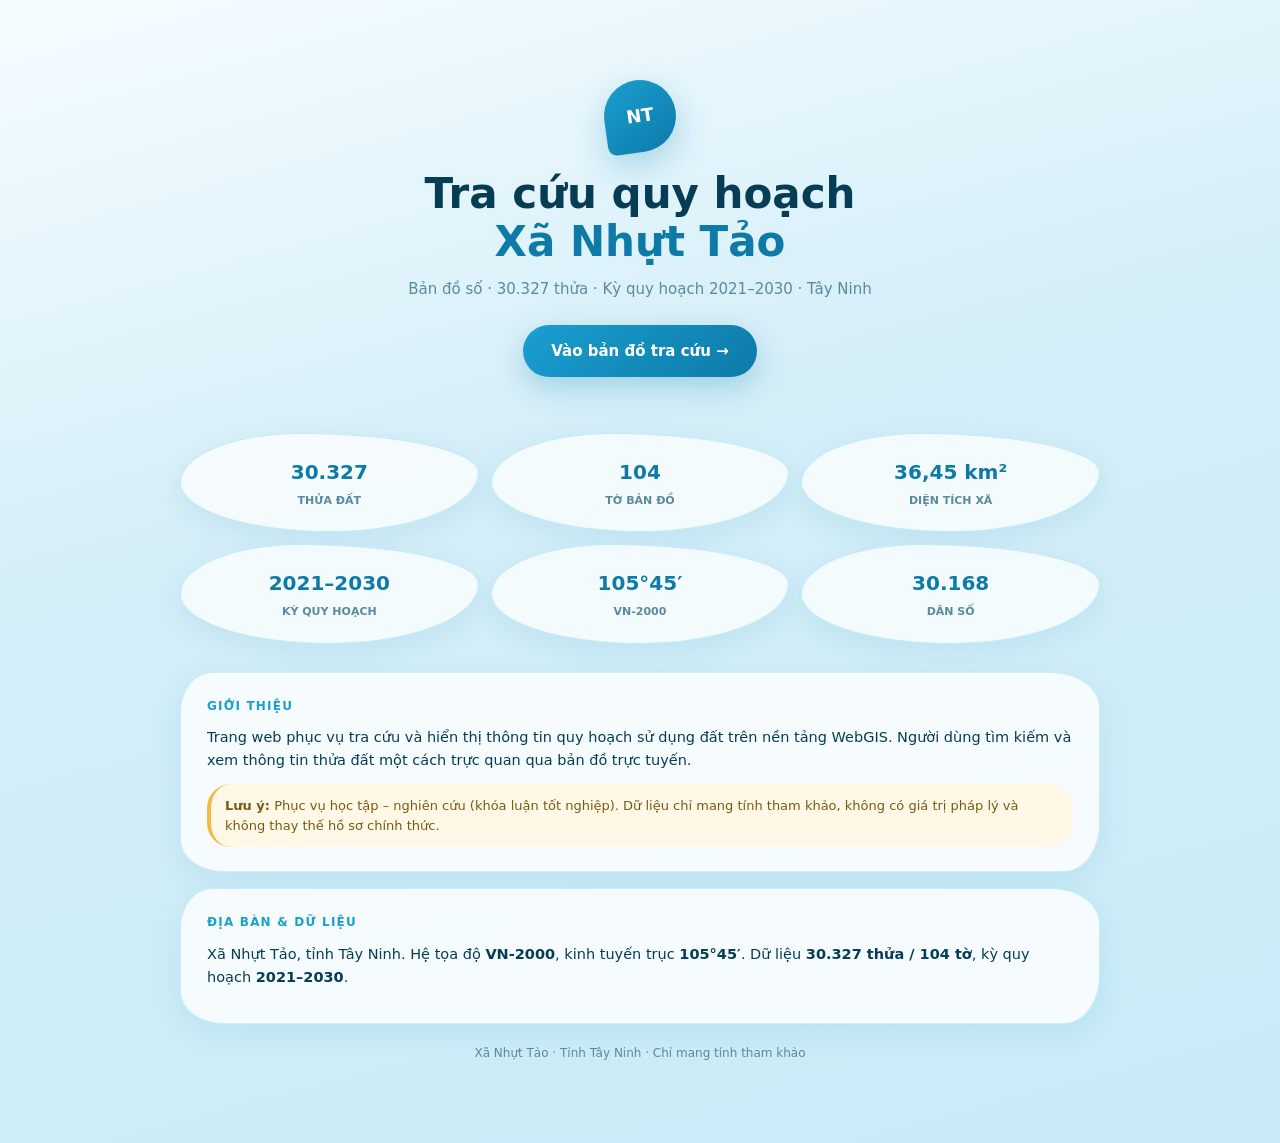
<file: index.html>
<!DOCTYPE html>
<html lang="vi">
<head>
  <meta charset="UTF-8">
  <meta name="viewport" content="width=device-width, initial-scale=1">
  <meta name="description" content="WebGIS tra cứu quy hoạch sử dụng đất Xã Nhựt Tảo, Tỉnh Tây Ninh">
  <meta http-equiv="Content-Security-Policy" content="default-src 'self'; style-src 'self' 'unsafe-inline'; img-src 'self' data:; font-src 'self'; frame-ancestors 'none'; base-uri 'self'">
  <title>Nhựt Tảo WebGIS</title>
  <style>
    :root {
      --water: #d4eef8;
      --water-2: #d0effa;
      --blue: #1a9fd1;
      --blue-deep: #0d7aa8;
      --ink: #063d54;
      --muted: #5a8a9e;
      --foam: #ffffff;
      --font: system-ui, -apple-system, "Segoe UI", Roboto, Arial, sans-serif;
    }
    *, *::before, *::after { box-sizing: border-box; margin: 0; padding: 0; }
    body {
      font-family: var(--font);
      color: var(--ink);
      min-height: 100vh;
      background: linear-gradient(165deg, #f5fcff 0%, #d4eef8 40%, #c8ebf7 100%);
      line-height: 1.6;
    }
    .page { max-width: 960px; margin: 0 auto; padding: 40px 20px 80px; }
    .hero { text-align: center; padding: 40px 12px 28px; }
    .drop {
      width: 72px; height: 72px; margin: 0 auto 18px;
      border-radius: 50% 50% 50% 12%;
      background: linear-gradient(145deg, var(--blue), var(--blue-deep));
      color: #fff; display: grid; place-items: center;
      font-weight: 900; font-size: 18px;
      box-shadow: 0 12px 32px rgba(26, 142, 184, 0.3);
      transform: rotate(-8deg);
    }
    .hero h1 {
      font-size: clamp(28px, 5vw, 42px);
      font-weight: 800; line-height: 1.15; margin-bottom: 10px;
    }
    .hero h1 span { color: var(--blue-deep); }
    .hero p { color: var(--muted); font-size: 15px; max-width: 480px; margin: 0 auto 24px; }
    .cta {
      display: inline-flex; align-items: center; gap: 8px;
      background: linear-gradient(135deg, var(--blue), var(--blue-deep));
      color: #fff; font-weight: 800; font-size: 15px;
      padding: 14px 28px; border-radius: 999px; text-decoration: none;
      box-shadow: 0 10px 28px rgba(26, 142, 184, 0.3);
    }
    .cta:hover { filter: brightness(1.05); }
    .stats {
      display: grid; grid-template-columns: repeat(3, 1fr); gap: 12px;
      margin: 28px 0;
    }
    .stat {
      background: rgba(255,255,255,0.75);
      border: 1px solid rgba(59,184,224,0.25);
      border-radius: 40% 60% 50% 50% / 50% 40% 60% 50%;
      padding: 22px 12px; text-align: center;
      box-shadow: 0 8px 24px rgba(26,142,184,0.1);
    }
    .stat .v { font-size: 20px; font-weight: 800; color: var(--blue-deep); }
    .stat .l { font-size: 11px; font-weight: 600; color: var(--muted); text-transform: uppercase; margin-top: 4px; }
    .card {
      background: rgba(255,255,255,0.8);
      border: 1px solid rgba(59,184,224,0.22);
      border-radius: 32px 48px 36px 44px / 40px 36px 48px 32px;
      padding: 24px 26px; margin-bottom: 16px;
      box-shadow: 0 8px 28px rgba(26,142,184,0.1);
    }
    .card h2 {
      font-size: 12px; font-weight: 800; letter-spacing: 0.1em;
      text-transform: uppercase; color: var(--blue); margin-bottom: 10px;
    }
    .card p { font-size: 14.5px; color: var(--ink); margin-bottom: 10px; }
    .note {
      margin-top: 12px; padding: 12px 14px;
      border-radius: 24px;
      background: #fff8e6;
      border-left: 4px solid #f5b942;
      font-size: 13px; color: #7a5a12; line-height: 1.5;
    }
    footer { text-align: center; color: var(--muted); font-size: 12px; margin-top: 20px; }
    @media (max-width: 600px) {
      .stats { grid-template-columns: 1fr 1fr; }
    }
  </style>
</head>
<body>
  <div class="page">
    <header class="hero">
      <div class="drop">NT</div>
      <h1>Tra cứu quy hoạch<br><span>Xã Nhựt Tảo</span></h1>
      <p>Bản đồ số · 30.327 thửa · Kỳ quy hoạch 2021–2030 · Tây Ninh</p>
      <a class="cta" href="map.html">Vào bản đồ tra cứu →</a>
    </header>

    <div class="stats">
      <div class="stat"><div class="v">30.327</div><div class="l">Thửa đất</div></div>
      <div class="stat"><div class="v">104</div><div class="l">Tờ bản đồ</div></div>
      <div class="stat"><div class="v">36,45 km²</div><div class="l">Diện tích xã</div></div>
      <div class="stat"><div class="v">2021–2030</div><div class="l">Kỳ quy hoạch</div></div>
      <div class="stat"><div class="v">105°45′</div><div class="l">VN-2000</div></div>
      <div class="stat"><div class="v">30.168</div><div class="l">Dân số</div></div>
    </div>

    <section class="card">
      <h2>Giới thiệu</h2>
      <p>Trang web phục vụ tra cứu và hiển thị thông tin quy hoạch sử dụng đất trên nền tảng WebGIS. Người dùng tìm kiếm và xem thông tin thửa đất một cách trực quan qua bản đồ trực tuyến.</p>
      <div class="note"><strong>Lưu ý:</strong> Phục vụ học tập – nghiên cứu (khóa luận tốt nghiệp). Dữ liệu chỉ mang tính tham khảo, không có giá trị pháp lý và không thay thế hồ sơ chính thức.</div>
    </section>

    <section class="card">
      <h2>Địa bàn &amp; dữ liệu</h2>
      <p>Xã Nhựt Tảo, tỉnh Tây Ninh. Hệ tọa độ <strong>VN-2000</strong>, kinh tuyến trục <strong>105°45′</strong>. Dữ liệu <strong>30.327 thửa / 104 tờ</strong>, kỳ quy hoạch <strong>2021–2030</strong>.</p>
    </section>

    <footer>Xã Nhựt Tảo · Tỉnh Tây Ninh · Chỉ mang tính tham khảo</footer>
  </div>
</body>
</html>
</file>
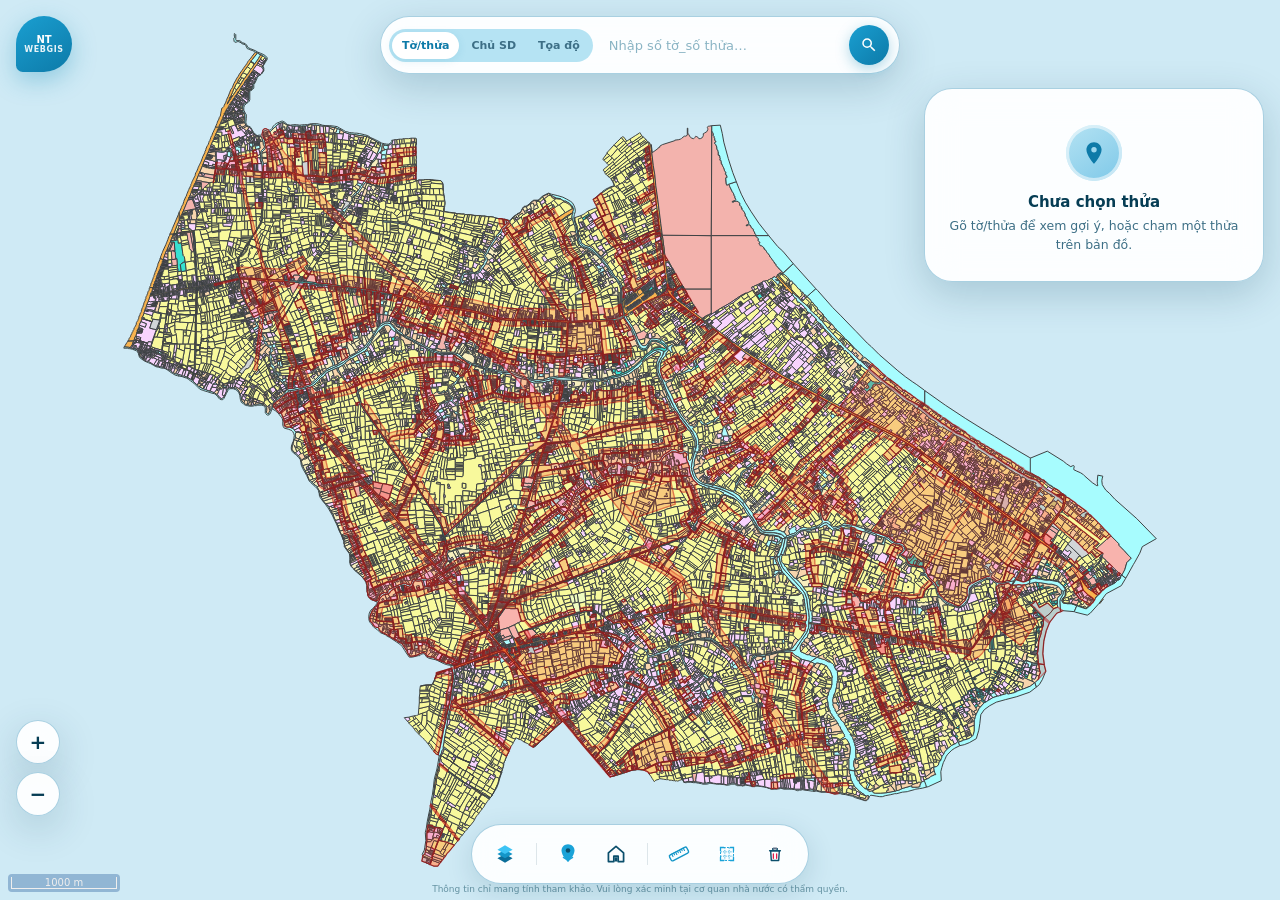
<file: map.html>
<!DOCTYPE html>
<html lang="vi">
<head>
  <meta charset="UTF-8">
  <meta http-equiv="X-UA-Compatible" content="IE=edge">
  <meta name="viewport" content="width=device-width, initial-scale=1, maximum-scale=1, user-scalable=no">
  <meta name="description" content="Tra cứu thửa đất & quy hoạch Xã Nhựt Tảo, Tây Ninh">
  <meta http-equiv="Content-Security-Policy" content="default-src 'self'; script-src 'self'; style-src 'self' 'unsafe-inline'; img-src 'self' data: https://mt1.google.com https://*.basemaps.cartocdn.com; connect-src 'self'; font-src 'self'; frame-ancestors 'none'; base-uri 'self'; form-action 'self'">
  <meta http-equiv="X-Content-Type-Options" content="nosniff">
  <title>WebGIS · Nhựt Tảo</title>
  <link rel="stylesheet" href="lib/ol.css">
  <link rel="stylesheet" href="css/style.css">
</head>
<body>
  <div id="app">
    <div id="map" role="application" aria-label="Bản đồ thửa đất"></div>

    <div id="loading" class="loading-overlay">
      <div class="spinner"></div>
      <div class="loading-brand">Nhựt Tảo</div>
      <div>Đang tải dữ liệu thửa đất…</div>
    </div>

    <div id="toast" class="toast" role="status"></div>

    <a class="logo-badge" href="index.html" title="Về trang giới thiệu">
      NT
      <span>WebGIS</span>
    </a>

    <!-- Top search capsule -->
    <div class="search-bar" id="sidebar">
      <div class="search-bar-row">
        <div class="tabs">
          <button type="button" class="active" data-tab="tothua">Tờ/thửa</button>
          <button type="button" data-tab="owner">Chủ SD</button>
          <button type="button" data-tab="coord">Tọa độ</button>
        </div>
        <div class="search-fields">
          <div class="search-box active" id="search-tothua">
            <input type="text" id="inp-tothua" maxlength="30" autocomplete="off" placeholder="Nhập số tờ_số thửa…">
          </div>
          <div class="search-box" id="search-owner" style="display:none">
            <input type="text" id="inp-owner" maxlength="80" autocomplete="off" placeholder="Tên chủ sử dụng…">
          </div>
          <div class="search-extra" id="search-coord">
            <input type="text" id="inp-x" inputmode="decimal" maxlength="20" autocomplete="off" placeholder="X (kinh độ)">
            <input type="text" id="inp-y" inputmode="decimal" maxlength="20" autocomplete="off" placeholder="Y (vĩ độ)">
          </div>
        </div>
        <button type="button" class="btn-search" id="btn-search-go" title="Tìm kiếm" aria-label="Tìm kiếm">
          <svg viewBox="0 0 24 24"><path d="M15.5 14h-.79l-.28-.27A6.47 6.47 0 0016 9.5 6.5 6.5 0 109.5 16c1.61 0 3.09-.59 4.23-1.57l.27.28v.79l5 4.99L20.49 19l-4.99-5zm-6 0C7.01 14 5 11.99 5 9.5S7.01 5 9.5 5 14 7.01 14 9.5 11.99 14 9.5 14z"/></svg>
        </button>
      </div>
      <div id="suggest-tothua" class="suggest-list"></div>
      <div id="suggest-owner" class="suggest-list"></div>
    </div>

    <!-- Một khung thông tin gọn -->
    <div class="info-panel">
      <div class="info-card">
        <div id="empty-state" class="empty-state">
          <div class="empty-icon">
            <svg viewBox="0 0 24 24"><path d="M12 2C8.13 2 5 5.13 5 9c0 5.25 7 13 7 13s7-7.75 7-13c0-3.87-3.13-7-7-7zm0 9.5a2.5 2.5 0 110-5 2.5 2.5 0 010 5z"/></svg>
          </div>
          <h2>Chưa chọn thửa</h2>
          <p>Gõ tờ/thửa để xem gợi ý, hoặc chạm một thửa trên bản đồ.</p>
        </div>

        <div id="info-content" class="info-content">
          <div id="block-thua" class="info-section"></div>
          <div id="block-ratio" class="info-section ratio-section" style="display:none"></div>
          <div id="block-qh" class="info-section"></div>
          <div class="info-actions">
            <button type="button" id="btn-copy" disabled>
              <svg viewBox="0 0 24 24"><path d="M16 1H4c-1.1 0-2 .9-2 2v14h2V3h12V1zm3 4H8c-1.1 0-2 .9-2 2v14c0 1.1.9 2 2 2h11c1.1 0 2-.9 2-2V7c0-1.1-.9-2-2-2zm0 16H8V7h11v14z"/></svg>
              Sao chép
            </button>
            <button type="button" id="btn-direction" disabled>
              <svg viewBox="0 0 24 24"><path d="M21.71 11.29l-9-9a.996.996 0 00-1.41 0l-9 9a.996.996 0 000 1.41l9 9c.39.39 1.02.39 1.41 0l9-9a.996.996 0 000-1.41zM14 14.5V12h-4v3H8v-4c0-.55.45-1 1-1h5V7.5l3.5 3.5-3.5 3.5z"/></svg>
              Chỉ đường
            </button>
          </div>
        </div>
      </div>
    </div>

    <!-- Bottom tool dock — icon style theo bộ minh họa -->
    <div class="toolbar" role="toolbar" aria-label="Công cụ bản đồ">
      <!-- Nhóm: Lớp -->
      <button type="button" class="tool-btn" id="btn-layers" title="Lớp &amp; nền bản đồ" aria-label="Lớp bản đồ">
        <svg viewBox="0 0 48 48" aria-hidden="true" class="icon-color">
          <path fill="#0B6E99" d="M10 32l14 8 14-8-14-8-14 8z"/>
          <path fill="#1496C8" d="M10 24l14 8 14-8-14-8-14 8z"/>
          <path fill="#3DC4F5" d="M10 16l14 8 14-8-14-8-14 8z"/>
        </svg>
      </button>

      <span class="tool-sep" aria-hidden="true"></span>

      <!-- Nhóm: Định vị / Reset -->
      <button type="button" class="tool-btn" id="btn-locate" title="Định vị GPS" aria-label="Định vị GPS">
        <svg viewBox="0 0 48 48" aria-hidden="true" class="icon-color">
          <path fill="#1AA3D8" d="M24 6c-6.6 0-12 5.2-12 11.6 0 8.7 10.2 19.6 11.1 20.5a1.3 1.3 0 0 0 1.8 0C25.8 37.2 36 26.3 36 17.6 36 11.2 30.6 6 24 6z"/>
          <circle fill="#0B4F6C" cx="24" cy="17.5" r="4.2"/>
          <path fill="none" stroke="#1AA3D8" stroke-width="2.4" stroke-linecap="round" d="M15.5 30.5c2.6 2.2 5.4 3.4 8.5 3.4s5.9-1.2 8.5-3.4"/>
        </svg>
      </button>
      <button type="button" class="tool-btn" id="btn-reset" title="Về phạm vi mặc định" aria-label="Reset bản đồ">
        <svg viewBox="0 0 48 48" aria-hidden="true" class="icon-color">
          <path fill="none" stroke="#0B4F6C" stroke-width="3.2" stroke-linejoin="round" stroke-linecap="round"
            d="M10 22 L24 10 L38 22 V38 H28 V28 H20 V38 H10 Z"/>
          <rect x="21.5" y="30" width="5" height="8" rx="1" fill="#0B4F6C"/>
        </svg>
      </button>

      <span class="tool-sep" aria-hidden="true"></span>

      <!-- Nhóm: Đo đạc -->
      <button type="button" class="tool-btn" id="btn-measure-line" data-tool="LineString" title="Đo khoảng cách" aria-label="Đo khoảng cách">
        <svg viewBox="0 0 48 48" aria-hidden="true" class="icon-color">
          <g transform="rotate(-28 24 24)">
            <rect x="6" y="18" width="36" height="12" rx="3" fill="none" stroke="#1496C8" stroke-width="2.6"/>
            <path stroke="#1496C8" stroke-width="2" stroke-linecap="round" d="M12 18v5M16 18v3.5M20 18v5M24 18v3.5M28 18v5M32 18v3.5M36 18v5"/>
          </g>
        </svg>
      </button>
      <button type="button" class="tool-btn" id="btn-measure-area" data-tool="Polygon" title="Đo diện tích" aria-label="Đo diện tích">
        <svg viewBox="0 0 48 48" aria-hidden="true" class="icon-color">
          <rect x="12" y="12" width="24" height="24" fill="none" stroke="#1AA3D8" stroke-width="1.8" stroke-dasharray="3.5 2.5"/>
          <path fill="none" stroke="#1AA3D8" stroke-width="2.4" stroke-linecap="round"
            d="M12 18V12h6M30 12h6v6M36 30v6h-6M18 36H12v-6"/>
          <path stroke="#1AA3D8" stroke-width="1.4" stroke-dasharray="2.5 2" d="M20 12v24M28 12v24M12 20h24M12 28h24"/>
        </svg>
      </button>
      <button type="button" class="tool-btn tool-btn-danger" id="btn-measure-clear" title="Xóa đo đạc" aria-label="Xóa đo đạc">
        <svg viewBox="0 0 48 48" aria-hidden="true" class="icon-color">
          <path fill="none" stroke="#0B4F6C" stroke-width="2.6" stroke-linejoin="round"
            d="M16 18h16l-1.2 18H17.2L16 18z"/>
          <path fill="none" stroke="#0B4F6C" stroke-width="2.6" stroke-linecap="round"
            d="M14 18h20M20 18V14h8v4"/>
          <path stroke="#E11D48" stroke-width="2.4" stroke-linecap="round" d="M21 24v8M27 24v8"/>
          <rect x="20" y="12" width="8" height="3" rx="1" fill="#64748B"/>
        </svg>
      </button>
    </div>

    <div id="layer-popover" class="layer-popover">
      <h3>Lớp dữ liệu</h3>
      <div class="layer-row">
        <input type="checkbox" id="chk-parcel" checked>
        <label for="chk-parcel">Thửa đất</label>
        <input type="range" id="opacity-parcel" min="0" max="100" value="85" aria-label="Độ mờ thửa">
      </div>
      <div class="layer-row" style="margin-top:10px">
        <input type="checkbox" id="chk-planning" checked>
        <label for="chk-planning">Quy hoạch</label>
        <input type="range" id="opacity-planning" min="0" max="100" value="55" aria-label="Độ mờ QH">
      </div>
      <h3 style="margin-top:12px">Tờ bản đồ</h3>
      <div class="sheet-tools">
        <button type="button" id="btn-sheet-all">Chọn tất cả</button>
        <button type="button" id="btn-sheet-none">Bỏ chọn</button>
      </div>
      <input type="text" id="sheet-filter" placeholder="Lọc số tờ…" maxlength="10" autocomplete="off">
      <div id="sheet-list"></div>
      <h3 style="margin-top:12px">Nền bản đồ</h3>
      <div class="basemap-row">
        <button type="button" class="active" data-base="satellite">Vệ tinh</button>
        <button type="button" data-base="street">Đường phố</button>
        <button type="button" data-base="terrain">Địa hình</button>
      </div>
    </div>

    <div class="zoom-cluster">
      <button type="button" id="btn-zoom-in" aria-label="Phóng to">+</button>
      <button type="button" id="btn-zoom-out" aria-label="Thu nhỏ">−</button>
    </div>

    <div id="coord-hud" class="coord-hud" aria-live="polite"></div>
    <div id="measure-result" class="measure-result"></div>
    <div id="disclaimer" class="disclaimer"></div>
  </div>

  <script src="lib/ol.js"></script>
  <script src="js/config.js"></script>
  <script src="js/style_aggregated.js"></script>
  <script src="data/Aggregated_1.js"></script>
  <script src="data/VungNhutTao_2.js"></script>
  <script src="js/app.js"></script>
</body>
</html>
</file>
<file: lib/ol.css>
.ol-box{box-sizing:border-box;border-radius:2px;border:2px solid #00f}.ol-mouse-position{top:8px;right:8px;position:absolute}.ol-scale-line{background:rgba(0,60,136,.3);border-radius:4px;bottom:8px;left:8px;padding:2px;position:absolute}.ol-scale-line-inner{border:1px solid #eee;border-top:none;color:#eee;font-size:10px;text-align:center;margin:1px;will-change:contents,width;transition:all .25s}.ol-scale-bar{position:absolute;bottom:8px;left:8px}.ol-scale-step-marker{width:1px;height:15px;background-color:#000;float:right;z-Index:10}.ol-scale-step-text{position:absolute;bottom:-5px;font-size:12px;z-Index:11;color:#000;text-shadow:-2px 0 #fff,0 2px #fff,2px 0 #fff,0 -2px #fff}.ol-scale-text{position:absolute;font-size:14px;text-align:center;bottom:25px;color:#000;text-shadow:-2px 0 #fff,0 2px #fff,2px 0 #fff,0 -2px #fff}.ol-scale-singlebar{position:relative;height:10px;z-Index:9;box-sizing:border-box;border:1px solid #000}.ol-unsupported{display:none}.ol-unselectable,.ol-viewport{-webkit-touch-callout:none;-webkit-user-select:none;-moz-user-select:none;-ms-user-select:none;user-select:none;-webkit-tap-highlight-color:transparent}.ol-selectable{-webkit-touch-callout:default;-webkit-user-select:text;-moz-user-select:text;-ms-user-select:text;user-select:text}.ol-grabbing{cursor:-webkit-grabbing;cursor:-moz-grabbing;cursor:grabbing}.ol-grab{cursor:move;cursor:-webkit-grab;cursor:-moz-grab;cursor:grab}.ol-control{position:absolute;background-color:rgba(255,255,255,.4);border-radius:4px;padding:2px}.ol-control:hover{background-color:rgba(255,255,255,.6)}.ol-zoom{top:.5em;left:.5em}.ol-rotate{top:.5em;right:.5em;transition:opacity .25s linear,visibility 0s linear}.ol-rotate.ol-hidden{opacity:0;visibility:hidden;transition:opacity .25s linear,visibility 0s linear .25s}.ol-zoom-extent{top:4.643em;left:.5em}.ol-full-screen{right:.5em;top:.5em}.ol-control button{display:block;margin:1px;padding:0;color:#fff;font-size:1.14em;font-weight:700;text-decoration:none;text-align:center;height:1.375em;width:1.375em;line-height:.4em;background-color:rgba(0,60,136,.5);border:none;border-radius:2px}.ol-control button::-moz-focus-inner{border:none;padding:0}.ol-zoom-extent button{line-height:1.4em}.ol-compass{display:block;font-weight:400;font-size:1.2em;will-change:transform}.ol-touch .ol-control button{font-size:1.5em}.ol-touch .ol-zoom-extent{top:5.5em}.ol-control button:focus,.ol-control button:hover{text-decoration:none;background-color:rgba(0,60,136,.7)}.ol-zoom .ol-zoom-in{border-radius:2px 2px 0 0}.ol-zoom .ol-zoom-out{border-radius:0 0 2px 2px}.ol-attribution{text-align:right;bottom:.5em;right:.5em;max-width:calc(100% - 1.3em)}.ol-attribution ul{margin:0;padding:0 .5em;color:#000;text-shadow:0 0 2px #fff}.ol-attribution li{display:inline;list-style:none}.ol-attribution li:not(:last-child):after{content:" "}.ol-attribution img{max-height:2em;max-width:inherit;vertical-align:middle}.ol-attribution button,.ol-attribution ul{display:inline-block}.ol-attribution.ol-collapsed ul{display:none}.ol-attribution:not(.ol-collapsed){background:rgba(255,255,255,.8)}.ol-attribution.ol-uncollapsible{bottom:0;right:0;border-radius:4px 0 0}.ol-attribution.ol-uncollapsible img{margin-top:-.2em;max-height:1.6em}.ol-attribution.ol-uncollapsible button{display:none}.ol-zoomslider{top:4.5em;left:.5em;height:200px}.ol-zoomslider button{position:relative;height:10px}.ol-touch .ol-zoomslider{top:5.5em}.ol-overviewmap{left:.5em;bottom:.5em}.ol-overviewmap.ol-uncollapsible{bottom:0;left:0;border-radius:0 4px 0 0}.ol-overviewmap .ol-overviewmap-map,.ol-overviewmap button{display:inline-block}.ol-overviewmap .ol-overviewmap-map{border:1px solid #7b98bc;height:150px;margin:2px;width:150px}.ol-overviewmap:not(.ol-collapsed) button{bottom:1px;left:2px;position:absolute}.ol-overviewmap.ol-collapsed .ol-overviewmap-map,.ol-overviewmap.ol-uncollapsible button{display:none}.ol-overviewmap:not(.ol-collapsed){background:rgba(255,255,255,.8)}.ol-overviewmap-box{border:2px dotted rgba(0,60,136,.7)}.ol-overviewmap .ol-overviewmap-box:hover{cursor:move}
/*# sourceMappingURL=ol.css.map */
</file>
<file: css/style.css>
/* WebGIS Nhựt Tảo — Soft Water Blue · Bubble UI */
:root {
  --water: #d4eef8;
  --water-2: #b5e3f3;
  --water-3: #7ec8e8;
  --blue: #1a9fd1;
  --blue-deep: #0d7aa8;
  --blue-ink: #063d54;
  --foam: #ffffff;
  --mist: rgba(255, 255, 255, 0.94);
  --text: #063d54;
  --muted: #3d6f86;
  --line: rgba(13, 122, 168, 0.35);
  --shadow: 0 12px 40px rgba(6, 61, 84, 0.2);
  --font: system-ui, -apple-system, "Segoe UI", Roboto, "Helvetica Neue", Arial, sans-serif;
  --dock-h: 64px;
}

*, *::before, *::after { box-sizing: border-box; margin: 0; padding: 0; }
html, body {
  height: 100%;
  font-family: var(--font);
  font-size: 14px;
  color: var(--text);
  background: var(--water);
  -webkit-font-smoothing: antialiased;
  overflow: hidden;
}
button, input { font-family: inherit; }

#app { position: relative; width: 100%; height: 100%; overflow: hidden; }
#map { position: absolute; inset: 0; background: #cfeaf5; }
.ol-control { display: none !important; }
.ol-overlay-container { z-index: 5; }

/* Loading */
.loading-overlay {
  position: absolute; inset: 0; z-index: 50;
  display: flex; flex-direction: column; align-items: center; justify-content: center;
  gap: 14px;
  background: linear-gradient(160deg, #e8f7fc, #b8e6f5);
  color: var(--blue-deep); font-size: 13px;
}
.loading-overlay .loading-brand {
  font-size: 20px; font-weight: 800; color: var(--blue-ink);
  letter-spacing: 0.06em;
}
.spinner {
  width: 44px; height: 44px; border-radius: 50%;
  border: 3px solid rgba(59, 184, 224, 0.25);
  border-top-color: var(--blue);
  animation: spin 0.75s linear infinite;
}
@keyframes spin { to { transform: rotate(360deg); } }

/* Toast — pill */
.toast {
  position: absolute; top: 18px; left: 50%;
  transform: translateX(-50%) translateY(-140%);
  z-index: 40;
  background: var(--foam);
  border: 1px solid var(--line);
  color: var(--blue-ink);
  padding: 10px 22px;
  border-radius: 999px;
  font-size: 13px; font-weight: 600;
  box-shadow: var(--shadow);
  opacity: 0; pointer-events: none;
  transition: transform 0.3s, opacity 0.3s;
  max-width: 90vw;
}
.toast.show { transform: translateX(-50%) translateY(0); opacity: 1; }

/* ========== TOP SEARCH BAR (floating oval) ========== */
.search-bar {
  position: absolute;
  top: 16px; left: 50%;
  transform: translateX(-50%);
  z-index: 25;
  width: min(520px, calc(100vw - 32px));
  background: var(--mist);
  backdrop-filter: blur(16px);
  -webkit-backdrop-filter: blur(16px);
  border: 1px solid var(--line);
  border-radius: 999px;
  box-shadow: var(--shadow);
  padding: 8px 10px 8px 8px;
  display: flex;
  flex-direction: column;
  gap: 0;
}
.search-bar-row {
  display: flex;
  align-items: center;
  gap: 6px;
}
.tabs {
  display: flex;
  gap: 2px;
  background: var(--water-2);
  border-radius: 999px;
  padding: 3px;
  flex-shrink: 0;
}
.tabs button {
  border: none; background: transparent;
  color: var(--muted);
  font-size: 11px; font-weight: 700;
  padding: 7px 10px;
  border-radius: 999px;
  cursor: pointer;
  white-space: nowrap;
  transition: all 0.15s;
}
.tabs button.active {
  background: var(--foam);
  color: var(--blue-deep);
  box-shadow: 0 2px 8px rgba(26, 142, 184, 0.12);
}
.search-fields { flex: 1; min-width: 0; position: relative; }
.search-box { display: none; width: 100%; }
.search-box.active { display: block; }
.search-box input {
  width: 100%;
  border: none;
  background: transparent;
  color: var(--blue-ink);
  font-size: 13px;
  padding: 8px 10px;
  outline: none;
}
.search-box input::placeholder { color: #8ab4c4; }
.search-extra {
  display: none;
  grid-template-columns: 1fr 1fr;
  gap: 6px;
}
.search-extra.visible { display: grid; }
.search-extra input {
  border: none; background: var(--water);
  border-radius: 999px;
  color: var(--blue-ink);
  font-size: 12px;
  padding: 8px 12px;
  outline: none;
  width: 100%;
}
.btn-search {
  flex-shrink: 0;
  border: none;
  width: 40px; height: 40px;
  border-radius: 50%;
  background: linear-gradient(135deg, var(--blue), var(--blue-deep));
  color: #fff;
  cursor: pointer;
  display: grid; place-items: center;
  box-shadow: 0 4px 14px rgba(26, 142, 184, 0.35);
  transition: transform 0.12s;
}
.btn-search:hover { transform: scale(1.05); }
.btn-search svg { width: 18px; height: 18px; fill: #fff; }

/* Suggestions dropdown — bubble */
.suggest-list {
  display: none;
  margin: 6px 4px 2px;
  max-height: 200px;
  overflow-y: auto;
  background: var(--foam);
  border-radius: 20px;
  border: 1px solid var(--line);
  box-shadow: var(--shadow);
}
.suggest-list:not(:empty) { display: block; }
.suggest-list .suggest-item,
.suggest-list button {
  display: block; width: 100%;
  text-align: left;
  border: none; background: transparent;
  color: var(--blue-ink);
  padding: 11px 16px;
  font-size: 13px;
  cursor: pointer;
  border-bottom: 1px solid rgba(59, 184, 224, 0.1);
  transition: background 0.12s;
}
.suggest-list .suggest-item:last-child,
.suggest-list button:last-child { border-bottom: none; }
.suggest-list .suggest-item:hover,
.suggest-list button:hover {
  background: var(--water);
  color: var(--blue-deep);
}
.suggest-list .suggest-item small {
  display: block; font-size: 11px; color: var(--muted); margin-top: 2px;
}

/* ========== INFO PANEL — một khung gọn ========== */
.info-panel {
  position: absolute;
  top: 88px;
  right: 16px;
  bottom: calc(var(--dock-h) + 28px);
  width: min(340px, calc(100vw - 28px));
  z-index: 22;
  display: flex;
  flex-direction: column;
  pointer-events: none;
}
.info-card {
  pointer-events: auto;
  background: var(--mist);
  backdrop-filter: blur(16px);
  -webkit-backdrop-filter: blur(16px);
  border: 1.5px solid var(--line);
  border-radius: 28px;
  box-shadow: var(--shadow);
  padding: 16px 16px 14px;
  overflow-y: auto;
  max-height: 100%;
  scrollbar-width: thin;
  scrollbar-color: var(--water-3) transparent;
}

.empty-state {
  text-align: center;
  color: var(--muted);
  padding: 20px 8px 12px;
}
.empty-state .empty-icon {
  width: 56px; height: 56px;
  margin: 0 auto 12px;
  border-radius: 50%;
  background: linear-gradient(145deg, var(--water-2), var(--water-3));
  display: grid; place-items: center;
  box-shadow: inset 0 0 0 3px rgba(255,255,255,0.55);
}
.empty-state .empty-icon svg { width: 26px; height: 26px; fill: var(--blue-deep); }
.empty-state h2 {
  font-size: 15px; font-weight: 800; color: var(--blue-ink); margin-bottom: 6px;
}
.empty-state p { font-size: 12.5px; line-height: 1.5; }

.info-content { display: none; }
.info-content.visible { display: block; }

.info-section {
  padding: 10px 0;
  border-bottom: 1px solid rgba(13, 122, 168, 0.14);
}
.info-section:last-of-type { border-bottom: none; }
.info-section h3 {
  font-size: 11px;
  font-weight: 800;
  letter-spacing: 0.08em;
  text-transform: uppercase;
  color: var(--blue-deep);
  margin-bottom: 8px;
}

.info-row {
  display: flex;
  justify-content: space-between;
  gap: 10px;
  padding: 5px 0;
  font-size: 13px;
}
.info-row .label { color: var(--muted); }
.info-row .value {
  color: var(--blue-ink); font-weight: 700; text-align: right; word-break: break-word;
}

.ratio-section .ratio-wrap {
  display: flex;
  align-items: center;
  gap: 14px;
}
.ratio-ring {
  width: 72px; height: 72px; border-radius: 50%;
  background: conic-gradient(var(--blue-deep) var(--pct, 0%), var(--water-2) 0);
  display: grid; place-items: center;
  box-shadow: 0 0 0 4px rgba(255,255,255,0.9), 0 4px 14px rgba(13, 122, 168, 0.22);
  position: relative;
  flex-shrink: 0;
}
.ratio-ring::before {
  content: "";
  position: absolute; inset: 9px;
  border-radius: 50%;
  background: var(--foam);
}
.ratio-ring span {
  position: relative; z-index: 1;
  font-size: 14px; font-weight: 800; color: var(--blue-deep);
}
.ratio-detail {
  font-size: 12px; color: var(--muted); line-height: 1.45;
}

.qh-card {
  display: flex;
  align-items: center;
  gap: 10px;
  padding: 10px 12px;
  border-radius: 16px;
  background: linear-gradient(135deg, rgba(26, 159, 209, 0.14), rgba(181, 227, 243, 0.55));
  border: 1px solid var(--line);
}
.qh-swatch {
  width: 12px; height: 12px;
  border-radius: 50%;
  background: linear-gradient(135deg, var(--blue), var(--blue-deep));
  flex-shrink: 0;
  box-shadow: 0 0 0 3px rgba(26, 159, 209, 0.22);
}
.qh-name { flex: 1; font-size: 13px; font-weight: 700; color: var(--blue-ink); min-width: 0; }
.qh-name small { display: block; font-size: 11px; font-weight: 500; color: var(--muted); margin-top: 2px; }
.qh-area {
  font-size: 12px; font-weight: 800; color: var(--blue-deep);
  background: var(--foam);
  padding: 5px 10px;
  border-radius: 999px;
  white-space: nowrap;
}

.info-actions {
  display: flex; gap: 8px; justify-content: stretch;
  padding-top: 12px;
  margin-top: 4px;
}
.info-actions button {
  flex: 1;
  border: 1px solid var(--line);
  background: linear-gradient(135deg, var(--blue), var(--blue-deep));
  color: #fff;
  border-radius: 999px;
  padding: 10px 12px;
  font-size: 12px; font-weight: 700;
  cursor: pointer;
  display: inline-flex; align-items: center; justify-content: center; gap: 6px;
  box-shadow: 0 4px 14px rgba(13, 122, 168, 0.28);
  transition: filter 0.15s, transform 0.12s;
}
.info-actions button svg { width: 14px; height: 14px; fill: currentColor; }
.info-actions button:hover:not(:disabled) {
  filter: brightness(1.06);
  transform: translateY(-1px);
}
.info-actions button:disabled {
  opacity: 0.4; cursor: not-allowed;
  background: var(--water-2);
  color: var(--muted);
  box-shadow: none;
}

/* ========== BOTTOM TOOL DOCK ========== */
.toolbar {
  position: absolute;
  bottom: 16px;
  left: 50%;
  transform: translateX(-50%);
  z-index: 25;
  display: flex;
  align-items: center;
  gap: 2px;
  background: rgba(255, 255, 255, 0.92);
  backdrop-filter: blur(16px);
  -webkit-backdrop-filter: blur(16px);
  border: 1px solid var(--line);
  border-radius: 999px;
  padding: 6px 10px;
  box-shadow: 0 8px 28px rgba(6, 61, 84, 0.14);
}
.tool-sep {
  width: 1px;
  height: 22px;
  background: rgba(6, 61, 84, 0.12);
  margin: 0 6px;
  flex-shrink: 0;
}
.tool-btn {
  width: 46px; height: 46px;
  border: none; border-radius: 50%;
  background: transparent;
  color: var(--blue-deep);
  cursor: pointer;
  display: grid; place-items: center;
  transition: background 0.15s, color 0.15s, transform 0.12s, box-shadow 0.15s;
}
.tool-btn svg {
  width: 26px; height: 26px;
}
.tool-btn svg.icon-color {
  /* multi-color icons: keep embedded fills/strokes */
}
.tool-btn.active svg.icon-color path[fill]:not([fill="none"]),
.tool-btn.active svg.icon-color rect[fill]:not([fill="none"]),
.tool-btn.active svg.icon-color circle[fill]:not([fill="none"]) {
  fill: #ffffff;
}
.tool-btn.active svg.icon-color path[stroke],
.tool-btn.active svg.icon-color rect[stroke],
.tool-btn.active svg.icon-color circle[stroke] {
  stroke: #ffffff;
}
.tool-btn:hover {
  background: var(--water-2);
  transform: scale(1.08);
}
.tool-btn:active {
  transform: scale(0.96);
}
.tool-btn.active {
  background: linear-gradient(135deg, var(--blue), var(--blue-deep));
  color: #fff;
  box-shadow: 0 4px 14px rgba(26, 142, 184, 0.35);
}
.tool-btn-danger:hover {
  background: rgba(239, 68, 68, 0.12);
  color: #dc2626;
}
.tool-btn-danger.active {
  background: linear-gradient(135deg, #ef4444, #b91c1c);
  color: #fff;
  box-shadow: 0 4px 14px rgba(220, 38, 38, 0.3);
}

/* Layer popover — above dock */
.layer-popover {
  position: absolute;
  bottom: calc(var(--dock-h) + 20px);
  left: 50%;
  transform: translateX(-50%);
  z-index: 26;
  width: min(280px, calc(100vw - 32px));
  background: var(--mist);
  backdrop-filter: blur(16px);
  border: 1px solid var(--line);
  border-radius: 28px 28px 36px 36px;
  padding: 16px 18px;
  box-shadow: var(--shadow);
  display: none;
}
.layer-popover.open { display: block; }
.layer-popover h3 {
  font-size: 11px; font-weight: 800; letter-spacing: 0.08em;
  text-transform: uppercase; color: var(--blue);
  margin-bottom: 10px; text-align: center;
}
.layer-row {
  display: grid; grid-template-columns: auto 1fr auto;
  gap: 10px; align-items: center;
  font-size: 13px; color: var(--blue-ink);
}
.layer-row input[type="range"] { width: 80px; accent-color: var(--blue); }
.basemap-row {
  display: flex; gap: 6px; justify-content: center; flex-wrap: wrap;
}
.basemap-row button {
  border: 1px solid var(--line);
  background: var(--foam);
  color: var(--muted);
  border-radius: 999px;
  padding: 8px 14px;
  font-size: 11px; font-weight: 700;
  cursor: pointer;
}
.basemap-row button.active {
  background: linear-gradient(135deg, var(--blue), var(--blue-deep));
  border-color: transparent;
  color: #fff;
}

/* Zoom — left side floating circles */
.zoom-cluster {
  position: absolute;
  bottom: calc(var(--dock-h) + 20px);
  left: 16px;
  z-index: 20;
  display: flex;
  flex-direction: column;
  gap: 8px;
}
.zoom-cluster button {
  width: 44px; height: 44px;
  border: 1px solid var(--line);
  border-radius: 50%;
  background: var(--mist);
  backdrop-filter: blur(12px);
  color: var(--blue-ink);
  font-size: 20px; font-weight: 600;
  cursor: pointer;
  box-shadow: var(--shadow);
  transition: transform 0.12s, background 0.15s;
}
.zoom-cluster button:hover {
  background: var(--foam);
  transform: scale(1.06);
}

/* Logo — top left droplet */
.logo-badge {
  position: absolute;
  top: 16px; left: 16px;
  z-index: 20;
  width: 56px; height: 56px;
  border-radius: 50% 50% 50% 12%;
  background: linear-gradient(145deg, var(--blue), var(--blue-deep));
  color: #fff;
  text-decoration: none;
  display: flex;
  flex-direction: column;
  align-items: center;
  justify-content: center;
  box-shadow: 0 8px 24px rgba(26, 142, 184, 0.35);
  font-size: 10px; font-weight: 800;
  line-height: 1.15;
  text-align: center;
  transition: transform 0.15s;
}
.logo-badge span {
  display: block;
  font-size: 8px;
  letter-spacing: 0.08em;
  text-transform: uppercase;
  opacity: 0.9;
}
.logo-badge:hover { transform: scale(1.06) rotate(-4deg); }

.measure-result {
  position: absolute;
  bottom: calc(var(--dock-h) + 20px);
  left: 50%;
  transform: translateX(-50%);
  z-index: 18;
  background: var(--foam);
  border: 1px solid var(--line);
  border-radius: 999px;
  padding: 8px 18px;
  font-size: 13px; font-weight: 700;
  color: var(--blue-deep);
  box-shadow: var(--shadow);
  display: none;
  white-space: nowrap;
}
.measure-result.visible { display: block; }

.disclaimer {
  position: absolute;
  bottom: 4px;
  left: 50%;
  transform: translateX(-50%);
  z-index: 10;
  font-size: 9px;
  color: rgba(12, 74, 94, 0.55);
  text-align: center;
  max-width: min(480px, 60vw);
  pointer-events: none;
  line-height: 1.3;
}

@media (max-width: 640px) {
  .search-bar { top: 12px; width: calc(100vw - 24px); }
  .info-panel {
    top: auto;
    bottom: calc(var(--dock-h) + 12px);
    left: 8px; right: 8px;
    width: auto;
    max-height: 42vh;
  }
  .info-card { border-radius: 22px; }

  .logo-badge { width: 48px; height: 48px; top: 12px; left: 12px; font-size: 9px; }
  .tabs button { padding: 6px 7px; font-size: 10px; }
  .zoom-cluster { bottom: calc(var(--dock-h) + 12px); }
}


/* Tọa độ sát góc dưới phải — một hàng ngang */
.coord-hud {
  position: absolute;
  right: 8px;
  bottom: 8px;
  z-index: 18;
  display: none;
  flex-direction: row;
  align-items: center;
  gap: 10px;
  background: rgba(6, 61, 84, 0.92);
  color: #fff;
  border-radius: 999px;
  padding: 6px 14px;
  font-size: 11px;
  font-weight: 600;
  line-height: 1;
  box-shadow: 0 6px 20px rgba(6, 61, 84, 0.28);
  pointer-events: none;
  white-space: nowrap;
}
.coord-hud.visible { display: flex; }
.coord-hud span {
  font-size: 11px;
  opacity: 0.9;
  font-weight: 600;
  padding-right: 10px;
  border-right: 1px solid rgba(255,255,255,0.25);
}
.coord-hud strong {
  font-weight: 700;
  font-variant-numeric: tabular-nums;
  letter-spacing: 0.02em;
}

.qh-outside {
  text-align: center;
  font-size: 13px;
  font-weight: 700;
  color: #b45309;
  background: #fff7ed;
  border: 1px solid #fdba74;
  border-radius: 14px;
  padding: 12px 14px;
}

/* Danh sách tờ bản đồ */
.sheet-tools {
  display: flex;
  gap: 6px;
  margin-bottom: 8px;
  flex-wrap: wrap;
}
.sheet-tools button {
  border: 1px solid var(--line);
  background: var(--foam);
  color: var(--blue-deep);
  border-radius: 999px;
  padding: 5px 10px;
  font-size: 11px;
  font-weight: 700;
  cursor: pointer;
}
.sheet-tools button:hover { background: var(--water-2); }
#sheet-filter {
  width: 100%;
  border: 1px solid var(--line);
  border-radius: 999px;
  padding: 7px 12px;
  font-size: 12px;
  margin-bottom: 8px;
  outline: none;
  color: var(--blue-ink);
  background: var(--foam);
}
#sheet-list {
  max-height: 140px;
  overflow-y: auto;
  border: 1px solid var(--line);
  border-radius: 12px;
  background: rgba(255,255,255,0.7);
  padding: 4px;
}
.sheet-item {
  display: flex;
  align-items: center;
  gap: 8px;
  padding: 5px 8px;
  font-size: 12px;
  color: var(--blue-ink);
  border-radius: 8px;
  cursor: pointer;
}
.sheet-item:hover { background: var(--water-2); }
.sheet-item input { accent-color: var(--blue-deep); }
.sheet-item .cnt {
  margin-left: auto;
  font-size: 10px;
  color: var(--muted);
  font-weight: 600;
}

@media (max-width: 640px) {
  .coord-hud {
    right: 6px;
    bottom: 6px;
    font-size: 10px;
    padding: 5px 10px;
    gap: 8px;
  }
}
</file>
